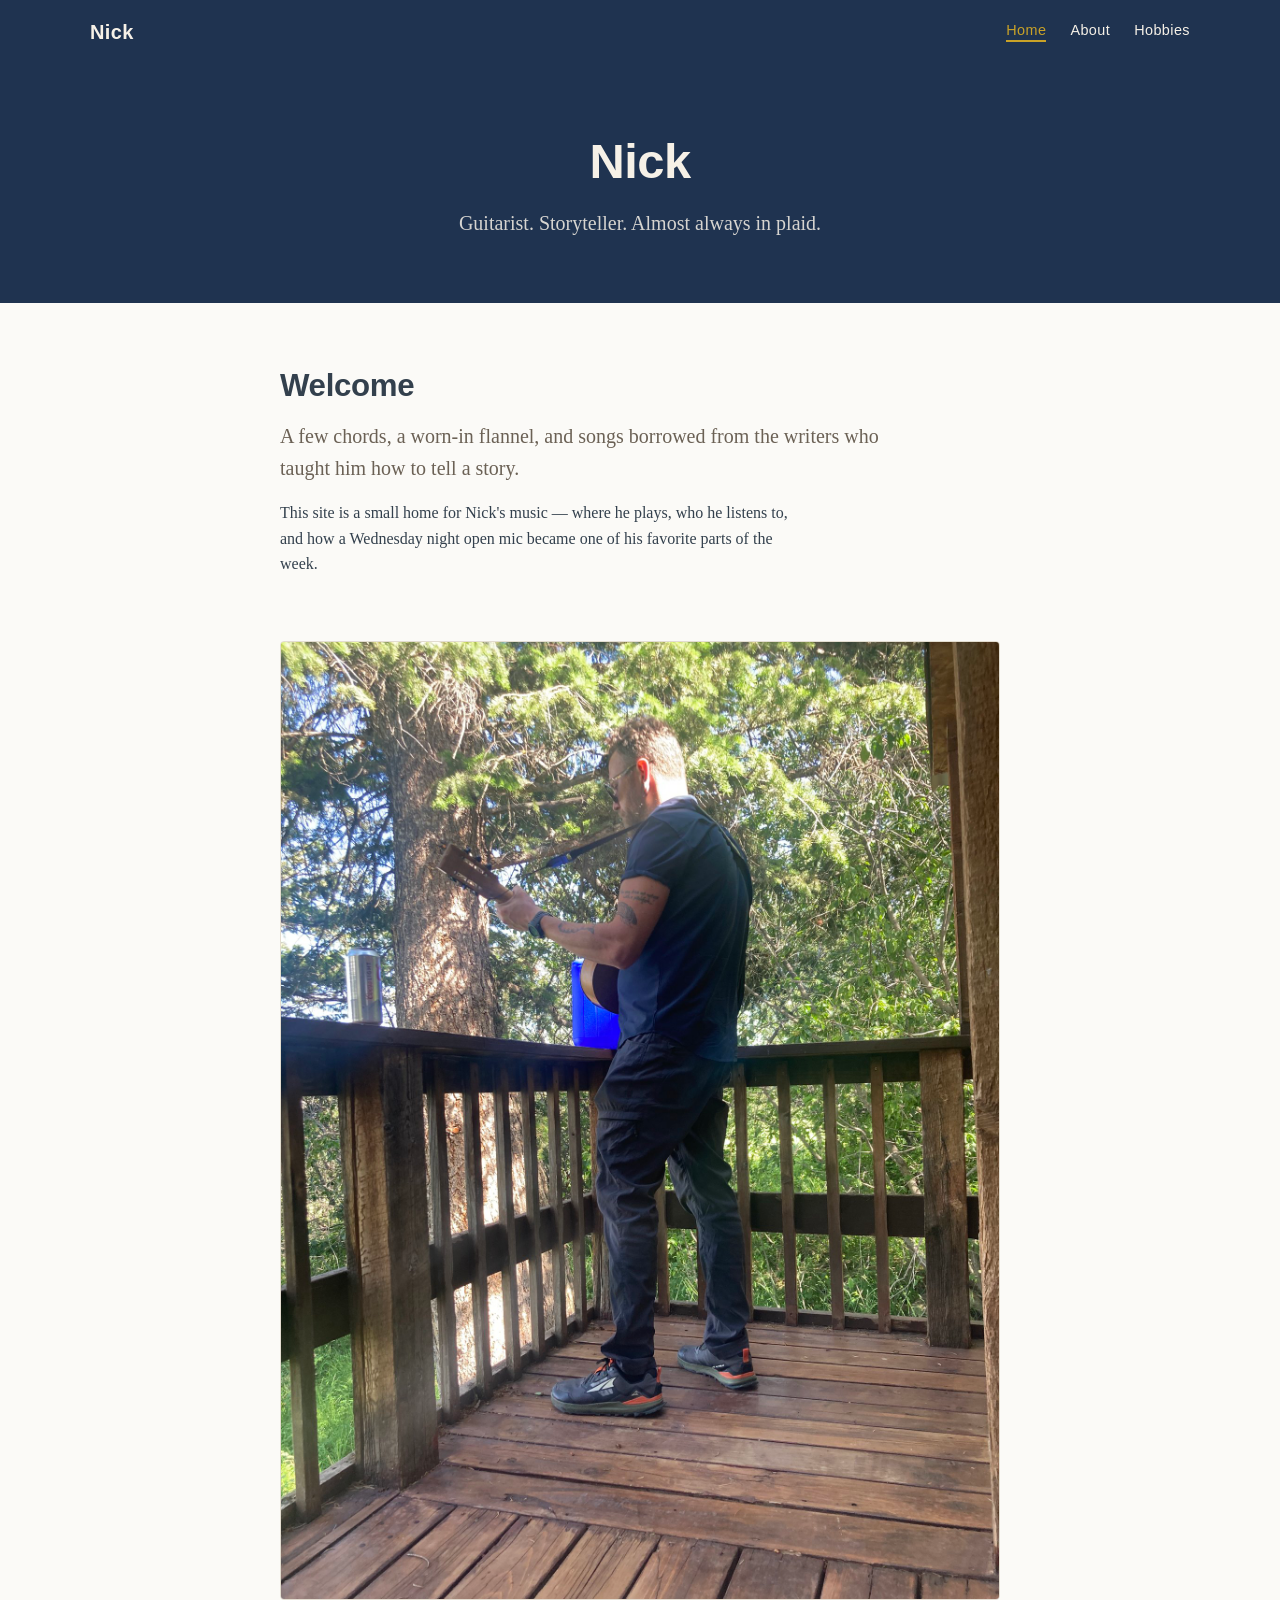
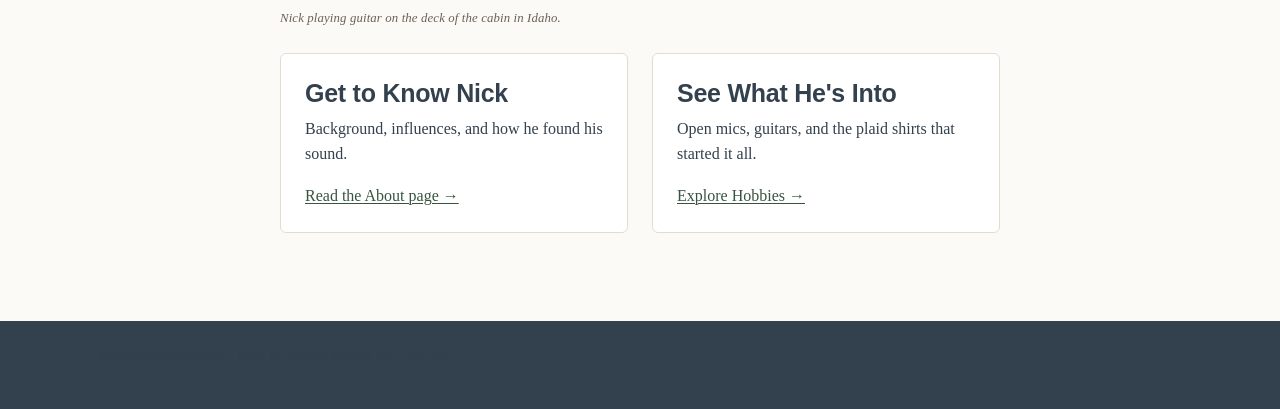
<file: index.html>
<!DOCTYPE html>
<html lang="en">
<head>
    <meta charset="UTF-8">
    <meta name="viewport" content="width=device-width, initial-scale=1.0">
    <!-- Name: Megan Mosier -->
    <!-- Assignment: bioSite Development -->
    <title>Nick | Guitarist</title>
    <link rel="stylesheet" href="style.css">
</head>
<body>

    <header class="site-header">
        <nav class="site-nav">
            <a class="brand" href="index.html">Nick</a>
            <ul>
                <li><a href="index.html" aria-current="page">Home</a></li>
                <li><a href="about.html">About</a></li>
                <li><a href="hobbies.html">Hobbies</a></li>
            </ul>
        </nav>
    </header>

    <div class="hero">
        <h1 class="hero-title">Nick</h1>
        <p class="lead">Guitarist. Storyteller. Almost always in plaid.</p>
    </div>

    <main>
        <section id="intro">
            <h2>Welcome</h2>
            <p class="lead">
                A few chords, a worn-in flannel, and songs borrowed from the
                writers who taught him how to tell a story.
            </p>
            <p>
                This site is a small home for Nick's music — where he plays,
                who he listens to, and how a Wednesday night open mic became
                one of his favorite parts of the week.
            </p>
        </section>

        <div id="preview">
            <figure>
                <img src="images/nick-hero.jpg" alt="Nick playing guitar on a cabin deck in Idaho">
                <figcaption>Nick playing guitar on the deck of the cabin in Idaho.</figcaption>
            </figure>
        </div>

        <div id="quick-links">
            <div class="card-grid">
                <div class="card">
                    <h3>Get to Know Nick</h3>
                    <p>Background, influences, and how he found his sound.</p>
                    <a href="about.html">Read the About page &rarr;</a>
                </div>
                <div class="card">
                    <h3>See What He's Into</h3>
                    <p>Open mics, guitars, and the plaid shirts that started it all.</p>
                    <a href="hobbies.html">Explore Hobbies &rarr;</a>
                </div>
            </div>
        </div>
    </main>

    <footer class="site-footer">
        <p>&copy; 2026 Nick's bioSite &middot; Built by Megan Mosier for CSD 340</p>
    </footer>

</body>
</html>
</file>
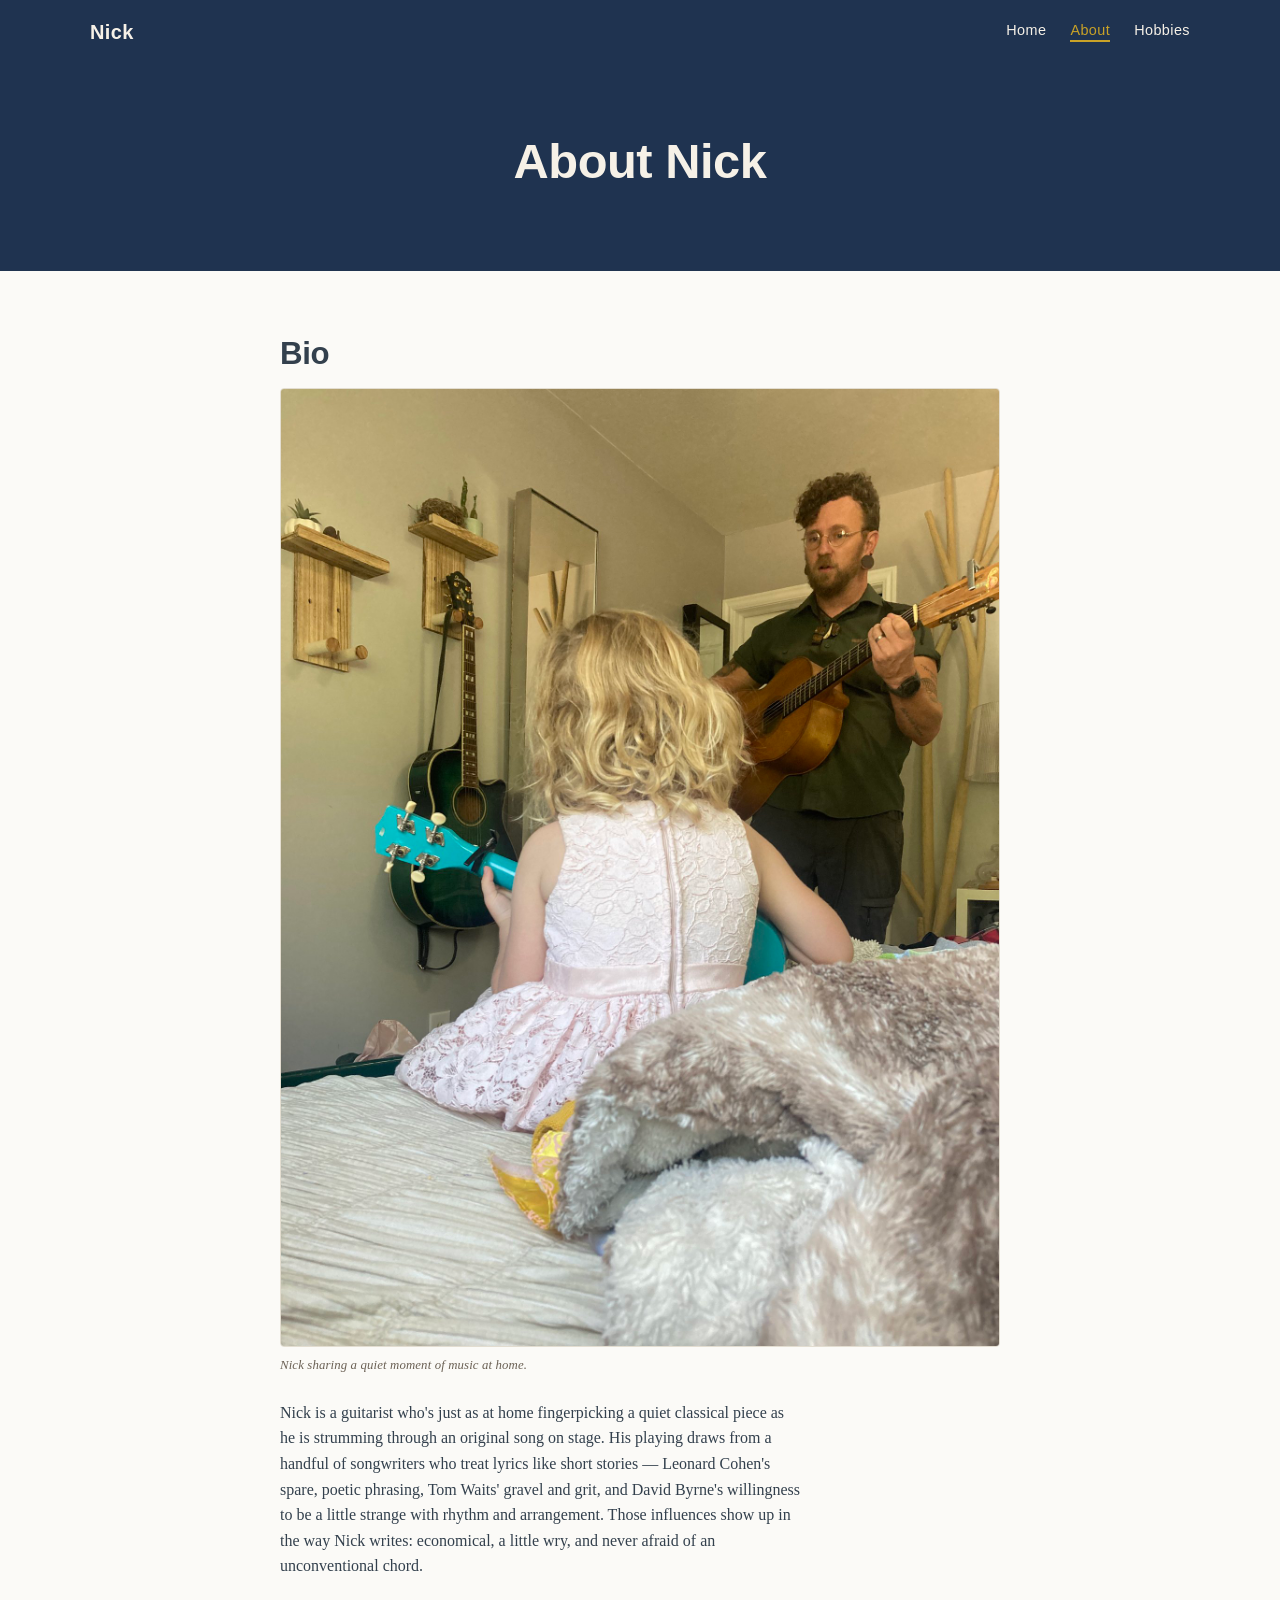
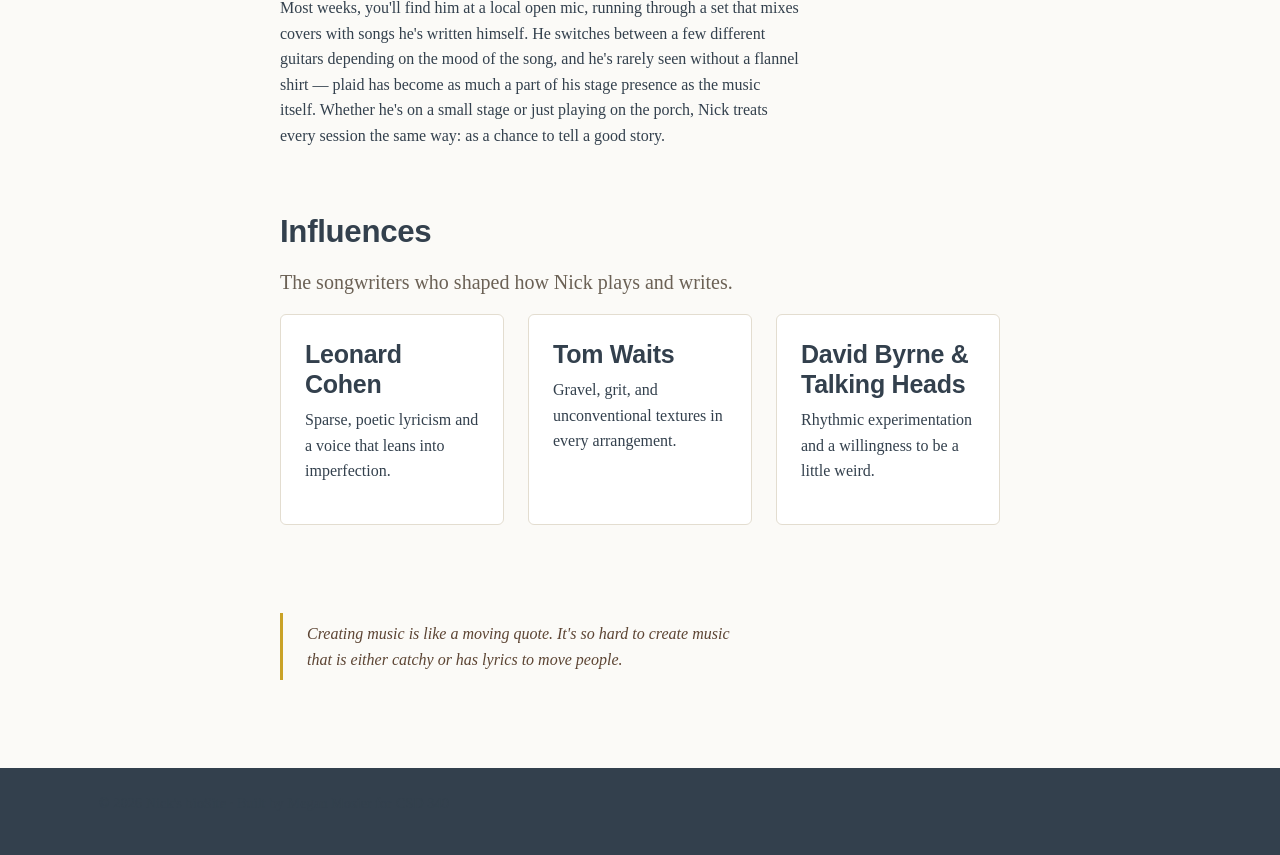
<file: about.html>
<!DOCTYPE html>
<html lang="en">
<head>
    <meta charset="UTF-8">
    <meta name="viewport" content="width=device-width, initial-scale=1.0">
    <!-- Name: Megan Mosier -->
    <!-- Assignment: bioSite Development -->
    <title>About | Nick</title>
    <link rel="stylesheet" href="style.css">
</head>
<body>

    <header class="site-header">
        <nav class="site-nav">
            <a class="brand" href="index.html">Nick</a>
            <ul>
                <li><a href="index.html">Home</a></li>
                <li><a href="about.html" aria-current="page">About</a></li>
                <li><a href="hobbies.html">Hobbies</a></li>
            </ul>
        </nav>
    </header>

    <div class="hero">
        <h1 class="hero-title">About Nick</h1>
    </div>

    <main>
        <section id="bio">
            <h2>Bio</h2>
            <figure>
                <img src="images/nick-portrait.jpg" alt="Nick playing guitar for his daughter">
                <figcaption>Nick sharing a quiet moment of music at home.</figcaption>
            </figure>
            <p>
                Nick is a guitarist who's just as at home fingerpicking a
                quiet classical piece as he is strumming through an
                original song on stage. His playing draws from a handful
                of songwriters who treat lyrics like short stories &mdash;
                Leonard Cohen's spare, poetic phrasing, Tom Waits' gravel
                and grit, and David Byrne's willingness to be a little
                strange with rhythm and arrangement. Those influences show
                up in the way Nick writes: economical, a little wry, and
                never afraid of an unconventional chord.
            </p>
            <p>
                Most weeks, you'll find him at a local open mic, running
                through a set that mixes covers with songs he's written
                himself. He switches between a few different guitars
                depending on the mood of the song, and he's rarely seen
                without a flannel shirt &mdash; plaid has become as much a
                part of his stage presence as the music itself. Whether
                he's on a small stage or just playing on the porch, Nick
                treats every session the same way: as a chance to tell a
                good story.
            </p>
        </section>

        <section id="influences">
            <h2>Influences</h2>
            <p class="lead">The songwriters who shaped how Nick plays and writes.</p>
            <div class="card-grid">
                <div class="card">
                    <h3>Leonard Cohen</h3>
                    <p>Sparse, poetic lyricism and a voice that leans into imperfection.</p>
                </div>
                <div class="card">
                    <h3>Tom Waits</h3>
                    <p>Gravel, grit, and unconventional textures in every arrangement.</p>
                </div>
                <div class="card">
                    <h3>David Byrne &amp; Talking Heads</h3>
                    <p>Rhythmic experimentation and a willingness to be a little weird.</p>
                </div>
            </div>
        </section>

        <div id="quote">
            <blockquote>
                Creating music is like a moving quote. It's so hard to create music that is either catchy or has lyrics to move people.
            </blockquote>
        </div>
    </main>

    <footer class="site-footer">
        <p>&copy; 2026 Nick's bioSite &middot; Built by Megan Mosier for CSD 340</p>
    </footer>

</body>
</html>
</file>
<file: style.css>
/* ==========================================================================
   bioSite — Nick
   Megan Mosier — CSD 340
   Style system built atom-first (color, type, spacing) then molecule-level
   (nav, hero, cards, quote blocks, footer)
   ========================================================================== */

/* ---------- ATOMS: color tokens ---------- */
:root {
    --charcoal-slate: #33404d;   /* primary dark / body text on light bg */
    --deep-blue: #1f3350;        /* header / nav background */
    --walnut-wood: #5c4433;      /* secondary text, borders */
    --goldenrod: #c9a227;        /* accent / links / hover */
    --pine-green: #37543f;       /* secondary accent */
    --warm-cream: #f6f1e7;       /* accent only — sparing use, never large fills */
  
    --bg-page: #fbfaf7;
    --text-body: var(--charcoal-slate);
    --text-muted: #6b6155;
  
    /* ---------- ATOMS: type scale (major third, 1.25) ---------- */
    --fs-100: 0.8rem;     /* captions, footnotes */
    --fs-200: 0.9rem;     /* small print, nav */
    --fs-300: 1rem;       /* body */
    --fs-400: 1.25rem;    /* lead paragraph, h4 */
    --fs-500: 1.563rem;   /* h3 */
    --fs-600: 1.953rem;   /* h2 */
    --fs-700: 2.441rem;   /* h1 */
    --fs-800: 3.052rem;   /* hero display */
  
    /* ---------- ATOMS: spacing scale ---------- */
    --space-1: 0.25rem;
    --space-2: 0.5rem;
    --space-3: 1rem;
    --space-4: 1.5rem;
    --space-5: 2.5rem;
    --space-6: 4rem;
  }
  
  /* ---------- ATOMS: base reset & body ---------- */
  * {
    box-sizing: border-box;
  }
  
  body {
    margin: 0;
    background-color: var(--bg-page);
    color: var(--text-body);
    font-family: "Georgia", "Iowan Old Style", serif;
    font-size: var(--fs-300);
    line-height: 1.6;
    -webkit-font-smoothing: antialiased;
  }
  
  /* ---------- ATOMS: headings ---------- */
  h1, h2, h3, h4, h5, h6 {
    font-family: "Helvetica Neue", Arial, sans-serif;
    color: var(--charcoal-slate);
    font-weight: 700;
    line-height: 1.2;
    letter-spacing: -0.01em;
    margin-top: 0;
    margin-bottom: var(--space-3);
  }
  
  h1 { font-size: var(--fs-700); }
  h2 { font-size: var(--fs-600); }
  h3 { font-size: var(--fs-500); font-weight: 600; }
  h4 { font-size: var(--fs-400); font-weight: 600; }
  h5, h6 { font-size: var(--fs-300); font-weight: 600; text-transform: uppercase; letter-spacing: 0.06em; }
  
  .hero-title {
    font-size: var(--fs-800);
    color: var(--warm-cream);
  }
  
  /* ---------- ATOMS: paragraph & line-length ---------- */
  p {
    max-width: 65ch; /* line-length control for readability */
    margin-top: 0;
    margin-bottom: var(--space-3);
    color: var(--text-body);
  }
  
  .lead {
    font-size: var(--fs-400);
    color: var(--text-muted);
  }
  
  /* ---------- ATOMS: inline elements ---------- */
  a {
    color: var(--pine-green);
    text-decoration: underline;
    text-decoration-thickness: 1px;
    text-underline-offset: 2px;
  }
  
  a:hover {
    color: var(--goldenrod);
  }
  
  strong { color: var(--charcoal-slate); font-weight: 700; }
  em { color: var(--walnut-wood); }
  
  /* ---------- ATOMS: images & captions ---------- */
  figure {
    margin: 0 0 var(--space-4) 0;
  }
  
  figure img {
    display: block;
    width: 100%;
    height: auto;
    border-radius: 4px;
    border: 1px solid #e3ddd0;
  }
  
  figcaption {
    margin-top: var(--space-2);
    font-size: var(--fs-100);
    color: var(--text-muted);
    font-style: italic;
    letter-spacing: 0.01em;
  }
  
  /* ---------- ATOMS: blockquote (for song/lyric-adjacent pull quotes) ---------- */
  blockquote {
    border-left: 3px solid var(--goldenrod);
    margin: var(--space-4) 0;
    padding: var(--space-2) var(--space-4);
    font-style: italic;
    color: var(--walnut-wood);
    max-width: 60ch;
  }
  
  /* ---------- ATOMS: lists ---------- */
  ul, ol {
    padding-left: 1.25rem;
    max-width: 65ch;
  }
  
  li {
    margin-bottom: var(--space-2);
  }
  
  /* ---------- ATOMS: buttons / tags ---------- */
  .tag {
    display: inline-block;
    font-family: "Helvetica Neue", Arial, sans-serif;
    font-size: var(--fs-100);
    text-transform: uppercase;
    letter-spacing: 0.08em;
    color: var(--pine-green);
    border: 1px solid var(--pine-green);
    border-radius: 999px;
    padding: var(--space-1) var(--space-3);
    margin: 0 var(--space-2) var(--space-2) 0;
  }
  
  /* ==========================================================================
     MOLECULES
     ========================================================================== */
  
  /* ---------- Navbar ---------- */
  .site-header {
    background-color: var(--deep-blue);
    padding: var(--space-3) var(--space-5);
  }
  
  .site-nav {
    display: flex;
    justify-content: space-between;
    align-items: center;
    max-width: 1100px;
    margin: 0 auto;
  }
  
  .site-nav .brand {
    font-family: "Helvetica Neue", Arial, sans-serif;
    font-size: var(--fs-400);
    font-weight: 700;
    color: var(--warm-cream);
    text-decoration: none;
    letter-spacing: 0.02em;
  }
  
  .site-nav ul {
    list-style: none;
    display: flex;
    gap: var(--space-4);
    margin: 0;
    padding: 0;
  }
  
  .site-nav a {
    color: var(--warm-cream);
    font-family: "Helvetica Neue", Arial, sans-serif;
    font-size: var(--fs-200);
    text-decoration: none;
    letter-spacing: 0.03em;
    padding-bottom: 2px;
    border-bottom: 2px solid transparent;
  }
  
  .site-nav a:hover,
  .site-nav a[aria-current="page"] {
    color: var(--goldenrod);
    border-bottom-color: var(--goldenrod);
  }
  
  /* ---------- Hero (landing page) ---------- */
  .hero {
    background-color: var(--deep-blue);
    padding: var(--space-6) var(--space-5);
    text-align: center;
  }
  
  .hero p.lead {
    color: var(--warm-cream);
    opacity: 0.85;
    max-width: 50ch;
    margin: 0 auto;
  }
  
  /* ---------- Page container ---------- */
  main {
    max-width: 800px;
    margin: 0 auto;
    padding: var(--space-6) var(--space-5);
  }
  
  section {
    margin-bottom: var(--space-6);
  }
  
  /* ---------- Card (used for hobby entries, influences, etc.) ---------- */
  .card {
    background-color: #ffffff;
    border: 1px solid #e3ddd0;
    border-radius: 6px;
    padding: var(--space-4);
    margin-bottom: var(--space-4);
  }
  
  .card h3 {
    margin-bottom: var(--space-2);
  }
  
  .card-grid {
    display: grid;
    grid-template-columns: repeat(auto-fit, minmax(220px, 1fr));
    gap: var(--space-4);
  }
  
  /* ---------- External link ---------- */
  .external-link a {
    display: inline-block;
    font-family: "Helvetica Neue", Arial, sans-serif;
    font-size: var(--fs-200);
    font-weight: 700;
    color: var(--pine-green);
    text-decoration: none;
    border-bottom: 2px solid var(--goldenrod);
    padding-bottom: 2px;
  }

  .external-link a:hover {
    color: var(--goldenrod);
    border-bottom-color: var(--pine-green);
  }

  .visually-hidden {
    position: absolute;
    width: 1px;
    height: 1px;
    padding: 0;
    margin: -1px;
    overflow: hidden;
    clip: rect(0,0,0,0);
    white-space: nowrap;
    border: 0;
  }
  /* ---------- Footer ---------- */
  .site-footer {
    background-color: var(--charcoal-slate);
    color: var(--warm-cream);
    text-align: center;
    padding: var(--space-4) var(--space-5);
    font-size: var(--fs-200);
  }
  
  .site-footer a {
    color: var(--warm-cream);
  }
  
  .site-footer a:hover {
    color: var(--goldenrod);
  }
</file>
